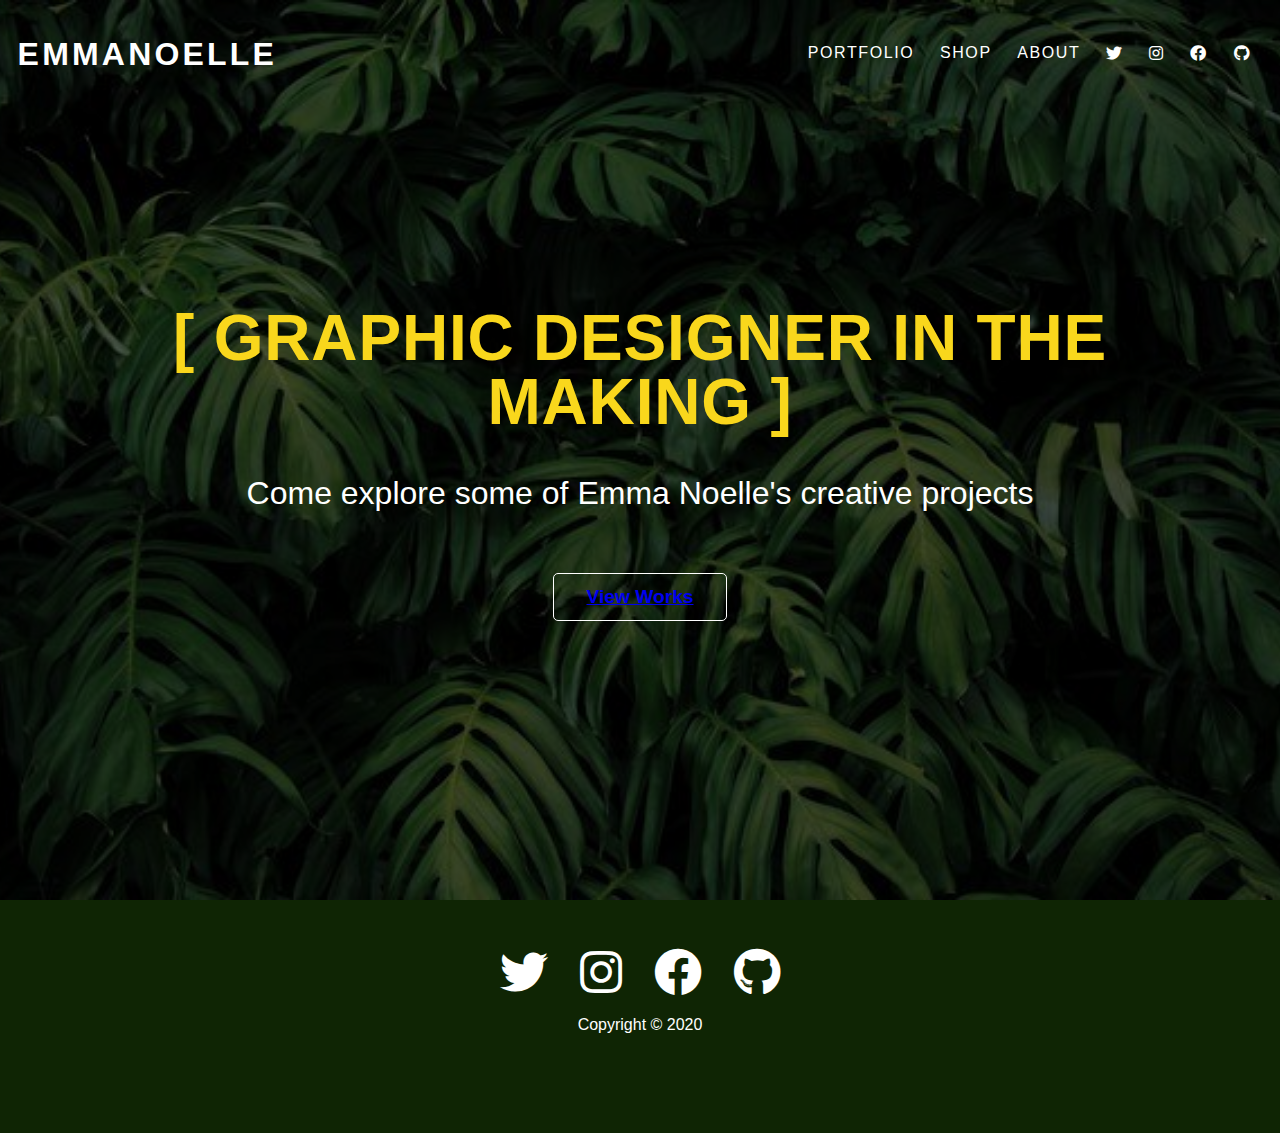
<file: index.html>
<!DOCTYPE html>
<html lang="en">
<head>
    <meta charset="UTF-8">
    <meta name="viewport" content="width=device-width, initial-scale=1.0">
    <link rel="stylesheet" href="css/styles.css">
    <link rel="stylesheet" href="css/glightbox.min.css">
    <link rel="stylesheet" href="css/all.min.css">
    <title>Emma Noelle Home Page</title>
</head>
<body class="hero-body">
    <header class="hero-box">
        <section class="hero-image-box">
            <img src="img/rogowski-leaves-background.jpg" class="hero-img">
        </section>
        <nav class="nav-bar hero-nav">
            <h1 class="logo"><a href="index.html">EmmaNoelle</a></h1>
            <ul class="nav-menu">
                <li class="nav-item"><a href="portfolio.html">Portfolio</a></li>
                <li class="nav-item"><a href="shop.html">Shop</a></li>
                <li class="nav-item"><a href="about.html">About</a></li>
                <li class="nav-item social-nav-item"><a href="https://twitter.com/emmanoelllee" aria-label="Link to Twitter">
                    <i class="fab fa-twitter" aria-hidden="true"></i></a></li>
                <li class="nav-item social-nav-item"><a href="https://instagram.com/emma.rogo/" aria-label="Link to Instagram">
                    <i class="fab fa-instagram" aria-hidden="true"></i></a></li>
                <li class="nav-item social-nav-item"><a href="https://www.facebook.com/emma.rogowski.1" aria-label="Link to Facebook">
                    <i class="fab fa-facebook" aria-hidden="true"></i></a></li>
                <li class="nav-item social-nav-item"><a href="https://github.com/emmnoelle" aria-label="Link to Github">
                    <i class="fab fa-github" aria-hidden="true"></i></a></li>
            </ul>
        </nav>
        <section class="hero-text-box">
            <h1 class="hero-heading">[ Graphic Designer in the making ]</h1>
            <p class="hero-text">
                Come explore some of Emma Noelle's creative projects
            </p>
            <p>
                <button class="hero-button"> <a href="portfolio.html">View Works</a></button>
            </p>
        </section>
    </header>
    <footer>
        <section class="footer-social">
            <a href="https://twitter.com/emmanoelllee" aria-label="Link to Twitter">
                <i class="fab fa-twitter fa-3x" aria-hidden="true"></i></a>
            <a href="https://instagram.com/emma.rogo/" aria-label="Link to Instagram">
                <i class="fab fa-instagram fa-3x" aria-hidden="true"></i></a>
            <a href="https://www.facebook.com/emma.rogowski.1" aria-label="Link to Facebook">
                <i class="fab fa-facebook fa-3x" aria-hidden="true"></i></a>
            <a href="https://github.com/emmnoelle" aria-label="Link to Github">
                <i class="fab fa-github fa-3x" aria-hidden="true"></i></a>
        </section>
        <p class="footer-copyright">Copyright &copy; 2020</p>
    </footer>
</body>
</html>
</file>
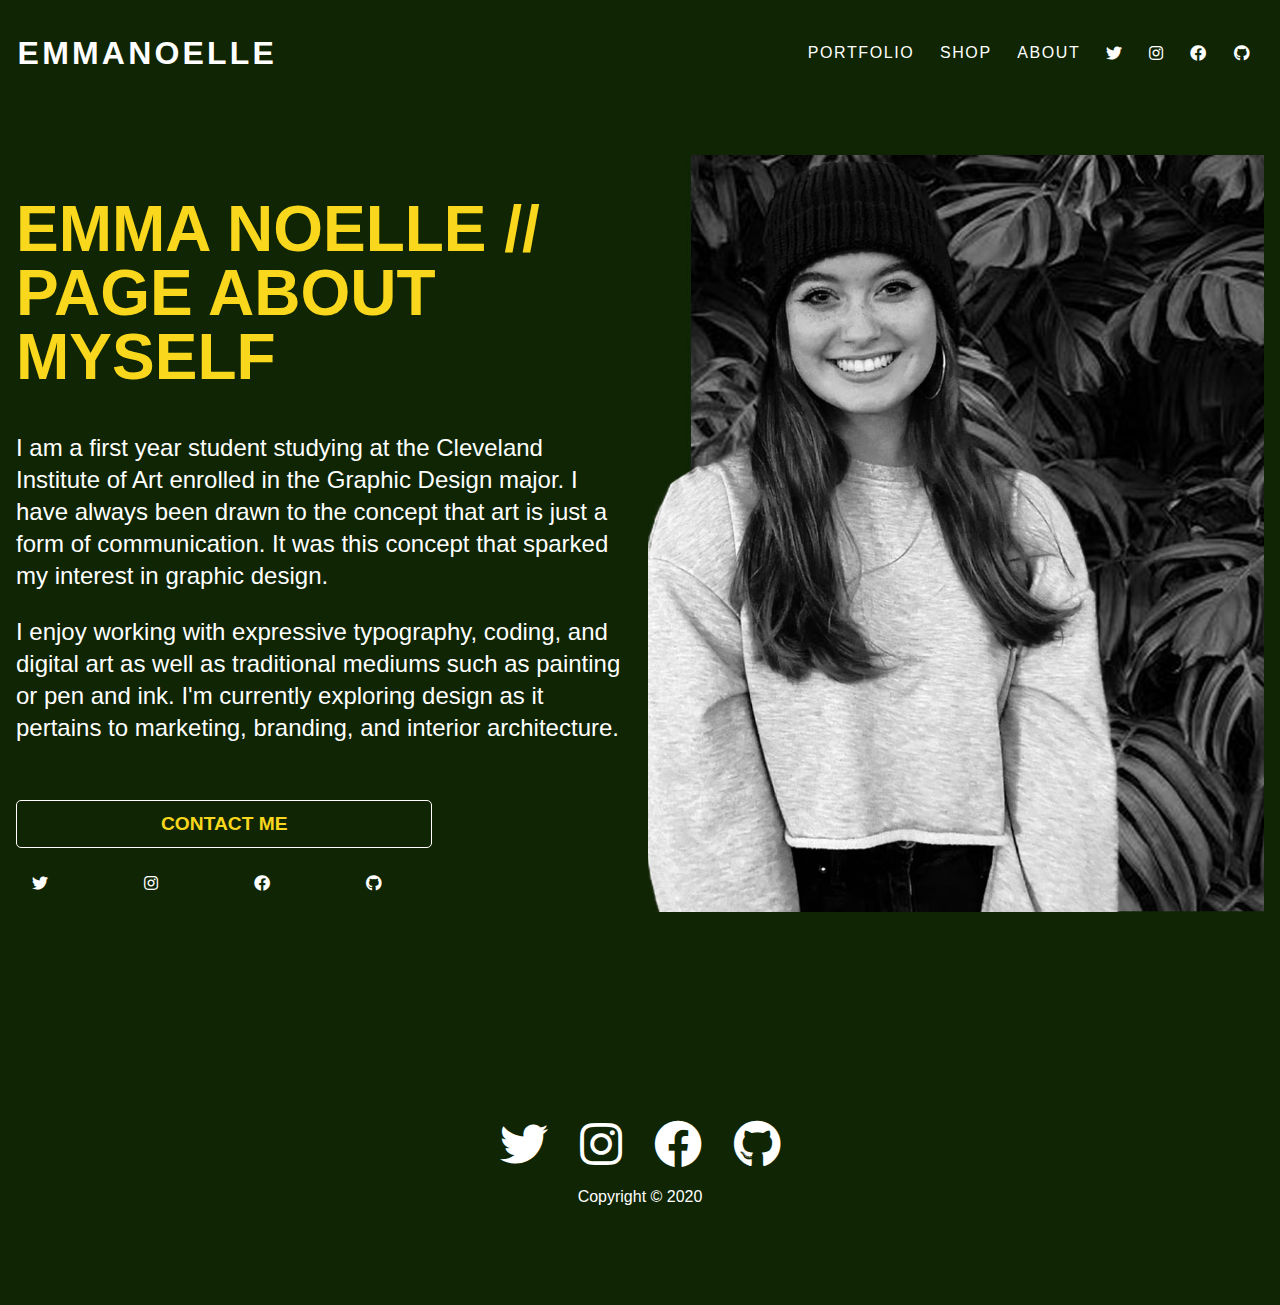
<file: about.html>
<!DOCTYPE html>
<html lang="en">
<head>
    <meta charset="UTF-8">
    <meta name="viewport" content="width=device-width, initial-scale=1.0">
    <link rel="stylesheet" href="css/styles.css">
    <link rel="stylesheet" href="css/glightbox.min.css">
    <link rel="stylesheet" href="css/all.min.css">
    <title> About Emma Noelle</title>
</head>
<body class="about-body">
    <header>
        <nav class="nav-bar about-nav">
            <h1 class="logo about-logo"><a href="index.html">EmmaNoelle</a></h1>
            <ul class="nav-menu">
                <li class="nav-item"><a href="portfolio.html">Portfolio</a></li>
                <li class="nav-item"><a href="shop.html">Shop</a></li>
                <li class="nav-item"><a href="about.html">About</a></li>
                <li class="nav-item social-nav-item"><a href="https://twitter.com/emmanoelllee" aria-label="Link to Twitter">
                    <i class="fab fa-twitter" aria-hidden="true"></i></a></li>
                <li class="nav-item social-nav-item"><a href="https://instagram.com/emma.rogo/" aria-label="Link to Instagram">
                    <i class="fab fa-instagram" aria-hidden="true"></i></a></li>
                <li class="nav-item social-nav-item"><a href="https://www.facebook.com/emma.rogowski.1" aria-label="Link to Facebook">
                    <i class="fab fa-facebook" aria-hidden="true"></i></a></li>
                <li class="nav-item social-nav-item"><a href="https://github.com/emmnoelle" aria-label="Link to Github">
                    <i class="fab fa-github" aria-hidden="true"></i></a></li>
            </ul>
        </nav>
    </header>

<main class="about-page">
    <section class="about-text">
        <h1 class="about-header-one">EMMA NOELLE // PAGE ABOUT MYSELF</h1>
        <p>
            I am a first year student studying at the Cleveland Institute of
            Art enrolled in the Graphic Design major. I have always been drawn
            to the concept that art is just a form of communication. It was this
            concept that sparked my interest in graphic design.
        </p>
        <p>
            I enjoy working with expressive typography, coding, and digital art
            as well as traditional mediums such as painting or pen and ink. I'm 
            currently exploring design as it pertains to marketing, branding, 
            and interior architecture.
        </p>
        <p>
            <button class="about-button"><a href="mailto:emmarogo1@me.com">CONTACT ME</a></button>
        </p>
    
    <section class="about-social">
        <a href="https://twitter.com/emmanoelllee" aria-label="Link to Twitter">
            <i class="fab fa-twitter" aria-hidden="true"></i></a>
        <a href="https://instagram.com/emma.rogo/" aria-label="Link to Instagram">
            <i class="fab fa-instagram" aria-hidden="true"></i></a>
            <a href="https://www.facebook.com/emma.rogowski.1" aria-label="Link to Facebook">
                <i class="fab fa-facebook" aria-hidden="true"></i></a>
        <a href="https://github.com/emmnoelle" aria-label="Link to Github">
            <i class="fab fa-github" aria-hidden="true"></i></a>
    </section>
    </section>
    <section class="about-image">
        <img src="img/rogowski-about-portrait.jpg" alt="emmanoelle self portrait">
    </section>
</main>
    <footer>
        <section class="footer-social">
            <a href="https://twitter.com/emmanoelllee" aria-label="Link to Twitter">
                <i class="fab fa-twitter fa-3x" aria-hidden="true"></i></a>
            <a href="https://instagram.com/emma.rogo/" aria-label="Link to Instagram">
                <i class="fab fa-instagram fa-3x" aria-hidden="true"></i></a>
            <a href="https://www.facebook.com/emma.rogowski.1" aria-label="Link to Facebook">
                <i class="fab fa-facebook fa-3x" aria-hidden="true"></i></a>
            <a href="https://github.com/emmnoelle" aria-label="Link to Github">
                <i class="fab fa-github fa-3x" aria-hidden="true"></i></a>
        </section>
        <p class="footer-copyright">Copyright &copy; 2020</p>
    </footer>
</body>
</html>
</file>
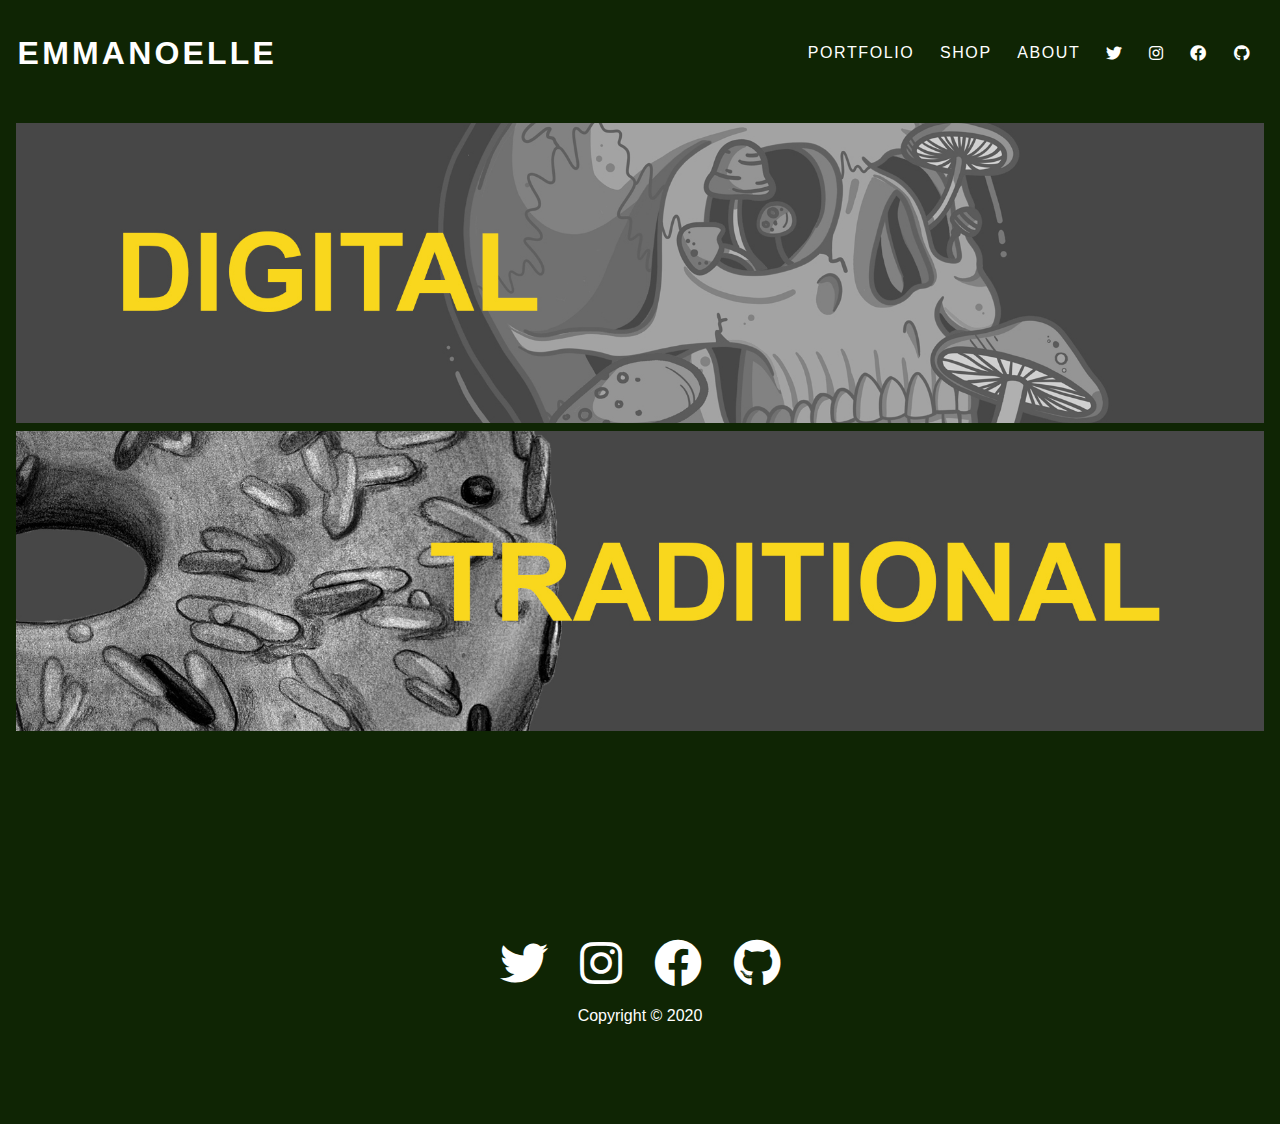
<file: portfolio.html>
<!DOCTYPE html>
<html lang="en">
<head>
    <meta charset="UTF-8">
    <meta name="viewport" content="width=device-width, initial-scale=1.0">
    <link rel="stylesheet" href="css/styles.css">
    <link rel="stylesheet" href="css/glightbox.min.css">
    <link rel="stylesheet" href="css/all.min.css">
    <title>Emma Noelle Portfolio</title>
</head>
<body>
    <header>
        <nav class="nav-bar gallery-nav">
            <h1 class="logo"><a href="index.html">EmmaNoelle</a></h1>
            <ul class="nav-menu">
                <li class="nav-item"><a href="portfolio.html">Portfolio</a></li>
                <li class="nav-item"><a href="shop.html">Shop</a></li>
                <li class="nav-item"><a href="about.html">About</a></li>
                <li class="nav-item social-nav-item"><a href="https://twitter.com/emmanoelllee" aria-label="Link to Twitter">
                    <i class="fab fa-twitter" aria-hidden="true"></i></a></li>
                <li class="nav-item social-nav-item"><a href="https://instagram.com/emma.rogo/" aria-label="Link to Instagram">
                    <i class="fab fa-instagram" aria-hidden="true"></i></a></li>
                <li class="nav-item social-nav-item"><a href="https://www.facebook.com/emma.rogowski.1" aria-label="Link to Facebook">
                    <i class="fab fa-facebook" aria-hidden="true"></i></a></li>
                <li class="nav-item social-nav-item"><a href="https://github.com/emmnoelle" aria-label="Link to Github">
                    <i class="fab fa-github" aria-hidden="true"></i></a></li>
            </ul>
        </nav>
    </header>

    <main class="gallery-page">
       
        <section class="gallery-span">

            <div class="gallery-item w-4"><a href="digitaltab.html">
                <img src="img/rogowski-digital-tab.jpg" 
                alt="taz 01" class="gallery-img"></a></div>
            <div class="gallery-item w-4"><a href="traditionaltab.html">
                <img src="img/rogowski-traditional-tab.jpg" 
                alt="taz 01" class="gallery-img"></a></div>
            
        </section>
    </main>
    <footer>
        <section class="footer-social">
            <a href="https://twitter.com/emmanoelllee" aria-label="Link to Twitter">
                <i class="fab fa-twitter fa-3x" aria-hidden="true"></i></a>
            <a href="https://instagram.com/emma.rogo/" aria-label="Link to Instagram">
                <i class="fab fa-instagram fa-3x" aria-hidden="true"></i></a>
            <a href="https://www.facebook.com/emma.rogowski.1" aria-label="Link to Facebook">
                <i class="fab fa-facebook fa-3x" aria-hidden="true"></i></a>
            <a href="https://github.com/emmnoelle" aria-label="Link to Github">
                <i class="fab fa-github fa-3x" aria-hidden="true"></i></a>
        </section>
        <p class="footer-copyright">Copyright &copy; 2020</p>
    </footer>

    <script src="js/glightbox.min.js"></script>
    <script type="text/javascript">
        const lightbox = GLightbox({ loop: true });
    </script>

</body>
</html>
</file>
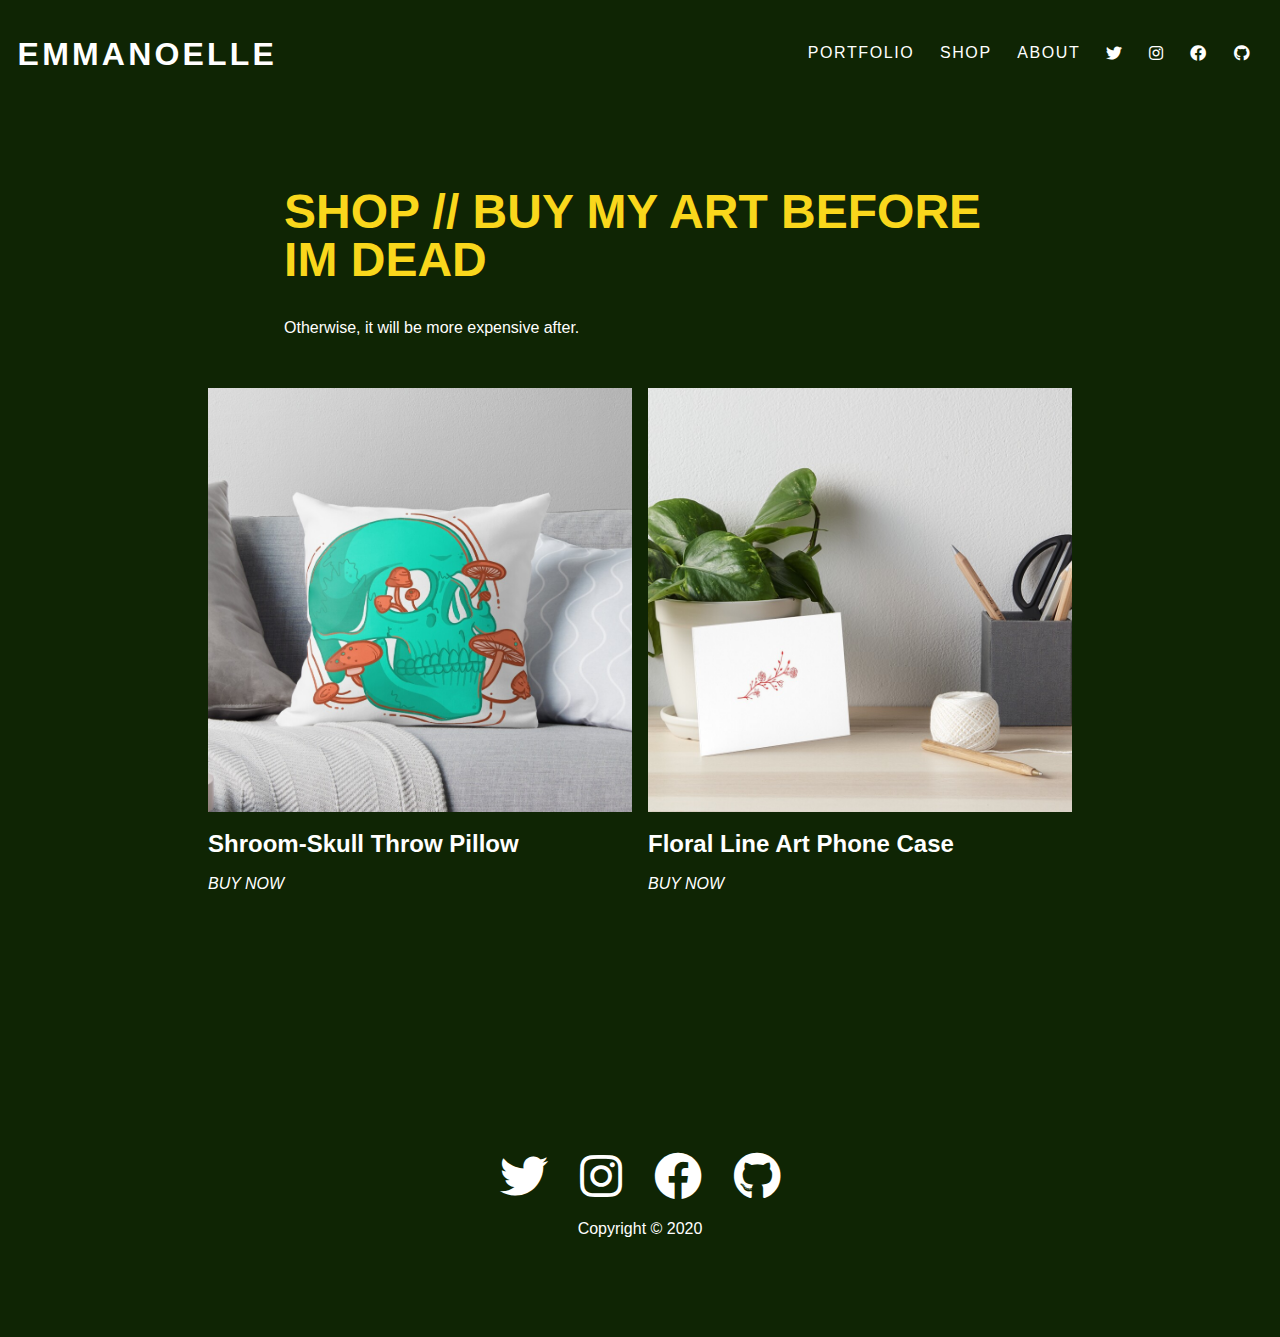
<file: shop.html>
<!DOCTYPE html>
<html lang="en">
<head>
    <meta charset="UTF-8">
    <meta name="viewport" content="width=device-width, initial-scale=1.0">
    <link rel="stylesheet" href="css/styles.css">
    <link rel="stylesheet" href="css/glightbox.min.css">
    <link rel="stylesheet" href="css/all.min.css">
    <title>Emma Noelle Shop</title>
</head>
<body class="hero-body">
    <header class="hero-box">
        <nav class="nav-bar hero-nav">
            <h1 class="logo"><a href="index.html">EmmaNoelle</a></h1>
            <ul class="nav-menu">
                <li class="nav-item"><a href="portfolio.html">Portfolio</a></li>
                <li class="nav-item"><a href="shop.html">Shop</a></li>
                <li class="nav-item"><a href="about.html">About</a></li>
                <li class="nav-item social-nav-item"><a href="https://twitter.com/emmanoelllee" aria-label="Link to Twitter">
                    <i class="fab fa-twitter" aria-hidden="true"></i></a></li>
                <li class="nav-item social-nav-item"><a href="https://instagram.com/emma.rogo/" aria-label="Link to Instagram">
                    <i class="fab fa-instagram" aria-hidden="true"></i></a></li>
                <li class="nav-item social-nav-item"><a href="https://www.facebook.com/emma.rogowski.1" aria-label="Link to Facebook">
                    <i class="fab fa-facebook" aria-hidden="true"></i></a></li>
                <li class="nav-item social-nav-item"><a href="https://github.com/emmnoelle" aria-label="Link to Github">
                    <i class="fab fa-github" aria-hidden="true"></i></a></li>
            </ul>
        </nav>
    </header>

<main class="shop-page">

<section class="text-box">
    <h1>SHOP // BUY MY ART BEFORE IM DEAD</h1>
    <p>
        Otherwise, it will be more expensive after.
    </p>
</section>

<section class="shop-box">

    <script type="text/javascript" src="https://www.redbubble.com/assets/external_portfolio.js"></script>
<script id="rb-xzfcxvzx" type="text/javascript">new RBExternalPortfolio('www.redbubble.com', 'aartbyemm', 3, 4).renderIframe();</script>

</section>

<section class="curated-shop">

<div class="shop-item">
    <a href="https://www.redbubble.com/i/
    throw-pillow/Shroom-Skull-by-aartbyemm/62832604.5X2YF?asc=u">
    <img src="img/work-62832604-throw-pillow.jpg" alt="skull pillow"></a>
    <h2>Shroom-Skull Throw Pillow</h2>
    <p>
        <a href="https://www.redbubble.com/i/
        throw-pillow/Shroom-Skull-by-aartbyemm/62832604.5X2YF?asc=u"> <i>BUY NOW</i></a>
    </p>
</div>
<div class="shop-item">
    <a href="https://www.redbubble.com/i/art-board-print/Floral-by-aartbyemm/62865042.5E8EA?asc=u">
    <img src="img/work-62865042-art-board-print.jpg" alt="floral print"></a>
    <h2>Floral Line Art Phone Case</h2>
    <p>
        <a href="https://www.redbubble.com/i/art-board-print/Floral-by-aartbyemm/62865042.5E8EA?asc=u"> <i>BUY NOW</i></a>
    </p>
</div>
</section>

</main>

    <footer>
        <section class="footer-social">
            <a href="https://twitter.com/emmanoelllee" aria-label="Link to Twitter">
                <i class="fab fa-twitter fa-3x" aria-hidden="true"></i></a>
            <a href="https://instagram.com/emma.rogo/" aria-label="Link to Instagram">
                <i class="fab fa-instagram fa-3x" aria-hidden="true"></i></a>
            <a href="https://www.facebook.com/emma.rogowski.1" aria-label="Link to Facebook">
                <i class="fab fa-facebook fa-3x" aria-hidden="true"></i></a>
            <a href="https://github.com/emmnoelle" aria-label="Link to Github">
                <i class="fab fa-github fa-3x" aria-hidden="true"></i></a>
        </section>
        <p class="footer-copyright">Copyright &copy; 2020</p>
    </footer>
</body>
</html>
</file>
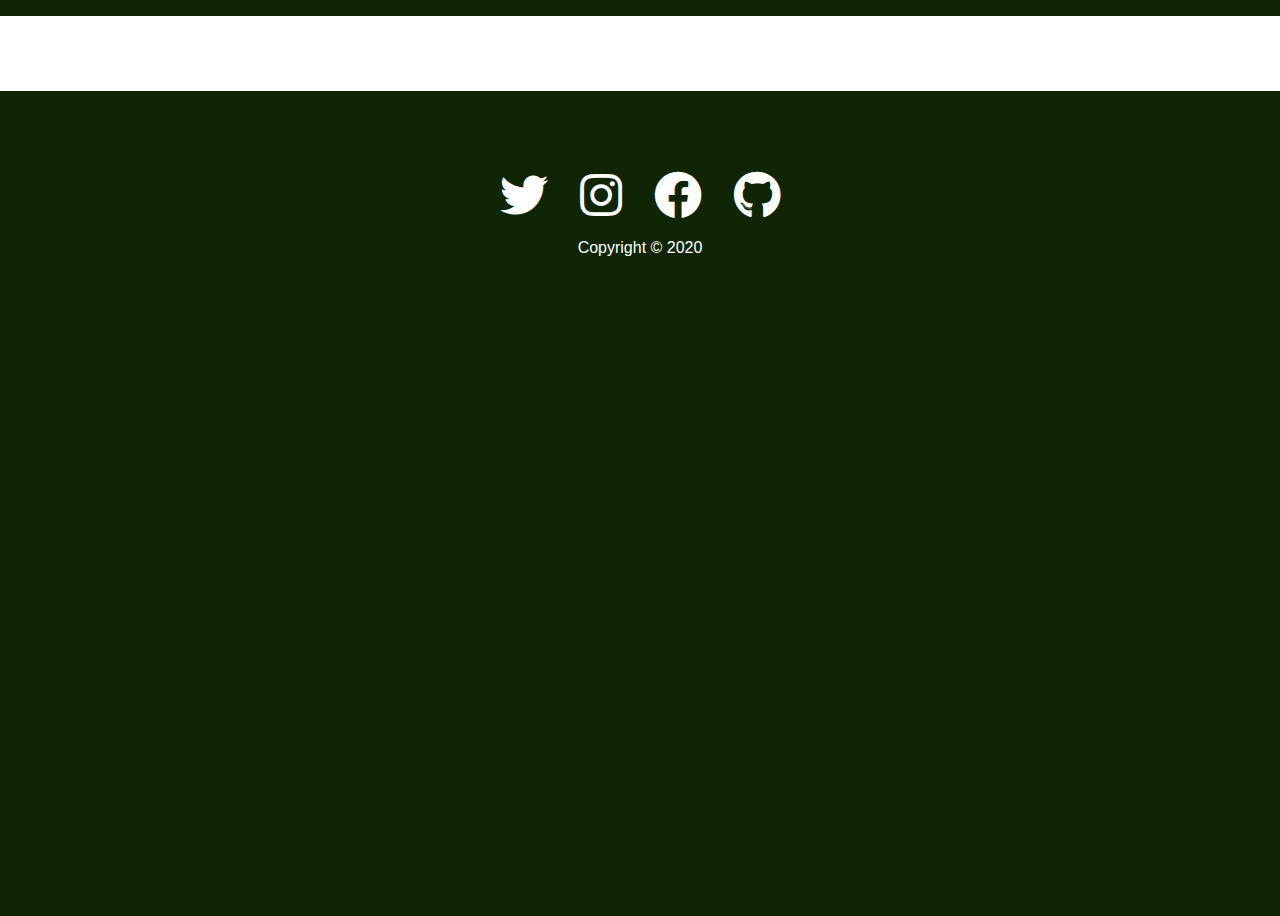
<file: template.html>
<!DOCTYPE html>
<html lang="en">
<head>
    <meta charset="UTF-8">
    <meta name="viewport" content="width=device-width, initial-scale=1.0">
    <link rel="stylesheet" href="css/styles.css">
    <link rel="stylesheet" href="css/glightbox.min.css">
    <link rel="stylesheet" href="css/all.min.css">
    <title>Emma Noelle Home Page</title>
</head>
<body>
    <header>
        <nav class="nav-bar">
            <h1 class="logo"><a href="index.html">EmmaNoelle</a></h1>
            <ul class="nav-menu">
                <li class="nav-item"><a href="portfolio.html">Portfolio</a></li>
                <li class="nav-item"><a href="shop.html">Shop</a></li>
                <li class="nav-item"><a href="about.html">About</a></li>
                <li class="nav-item social-nav-item"><a href="https://twitter.com/emmanoelllee" aria-label="Link to Twitter">
                    <i class="fab fa-twitter" aria-hidden="true"></i></a></li>
                <li class="nav-item social-nav-item"><a href="https://instagram.com/emma.rogo/" aria-label="Link to Instagram">
                    <i class="fab fa-instagram" aria-hidden="true"></i></a></li>
                <li class="nav-item social-nav-item"><a href="https://www.facebook.com/emma.rogowski.1" aria-label="Link to Facebook">
                    <i class="fab fa-facebook" aria-hidden="true"></i></a></li>
                <li class="nav-item social-nav-item"><a href="https://github.com/emmnoelle" aria-label="Link to Github">
                    <i class="fab fa-github" aria-hidden="true"></i></a></li>
            </ul>
        </nav>
    </header>
    <footer>
        <section class="footer-social">
            <a href="https://twitter.com/emmanoelllee" aria-label="Link to Twitter">
                <i class="fab fa-twitter fa-3x" aria-hidden="true"></i></a>
            <a href="https://instagram.com/emma.rogo/" aria-label="Link to Instagram">
                <i class="fab fa-instagram fa-3x" aria-hidden="true"></i></a>
            <a href="https://www.facebook.com/emma.rogowski.1" aria-label="Link to Facebook">
                <i class="fab fa-facebook fa-3x" aria-hidden="true"></i></a>
            <a href="https://github.com/emmnoelle" aria-label="Link to Github">
                <i class="fab fa-github fa-3x" aria-hidden="true"></i></a>
        </section>
        <p class="footer-copyright">Copyright &copy; 2020</p>
    </footer>
</body>
</html>
</file>
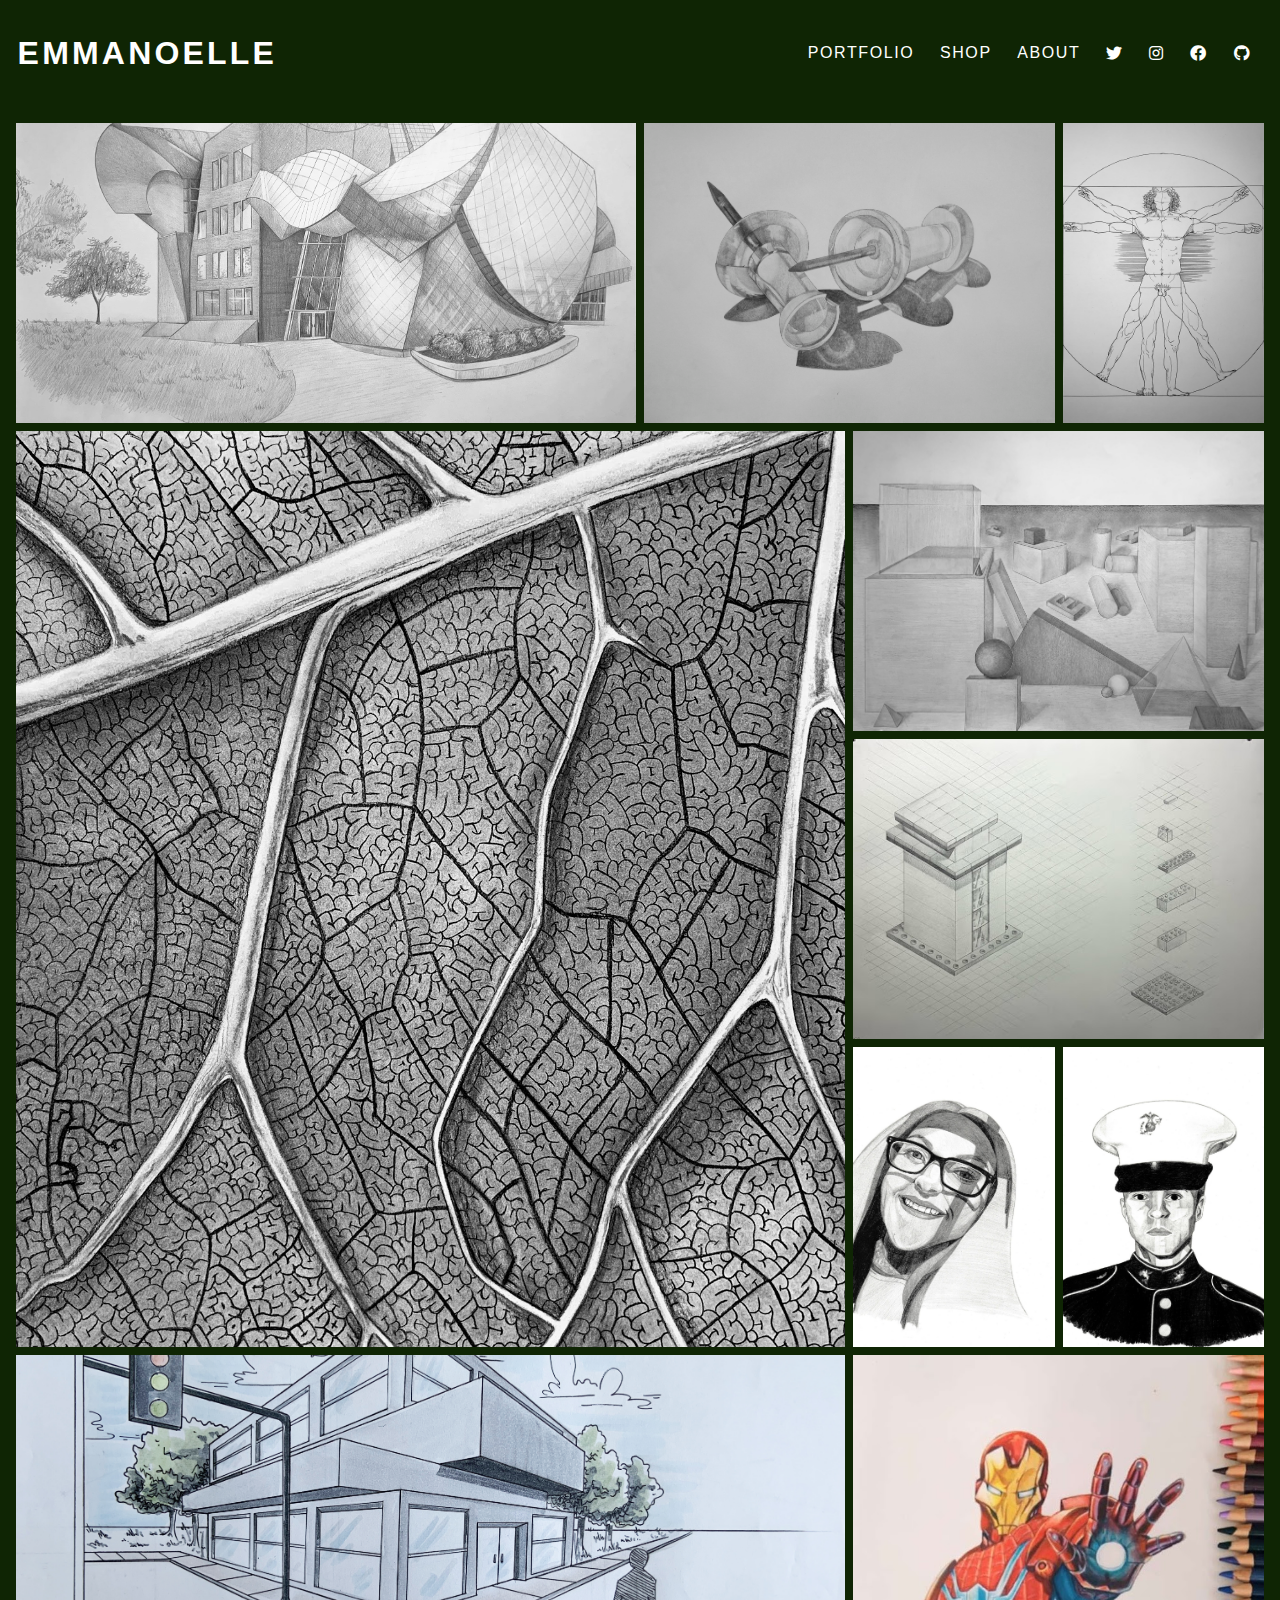
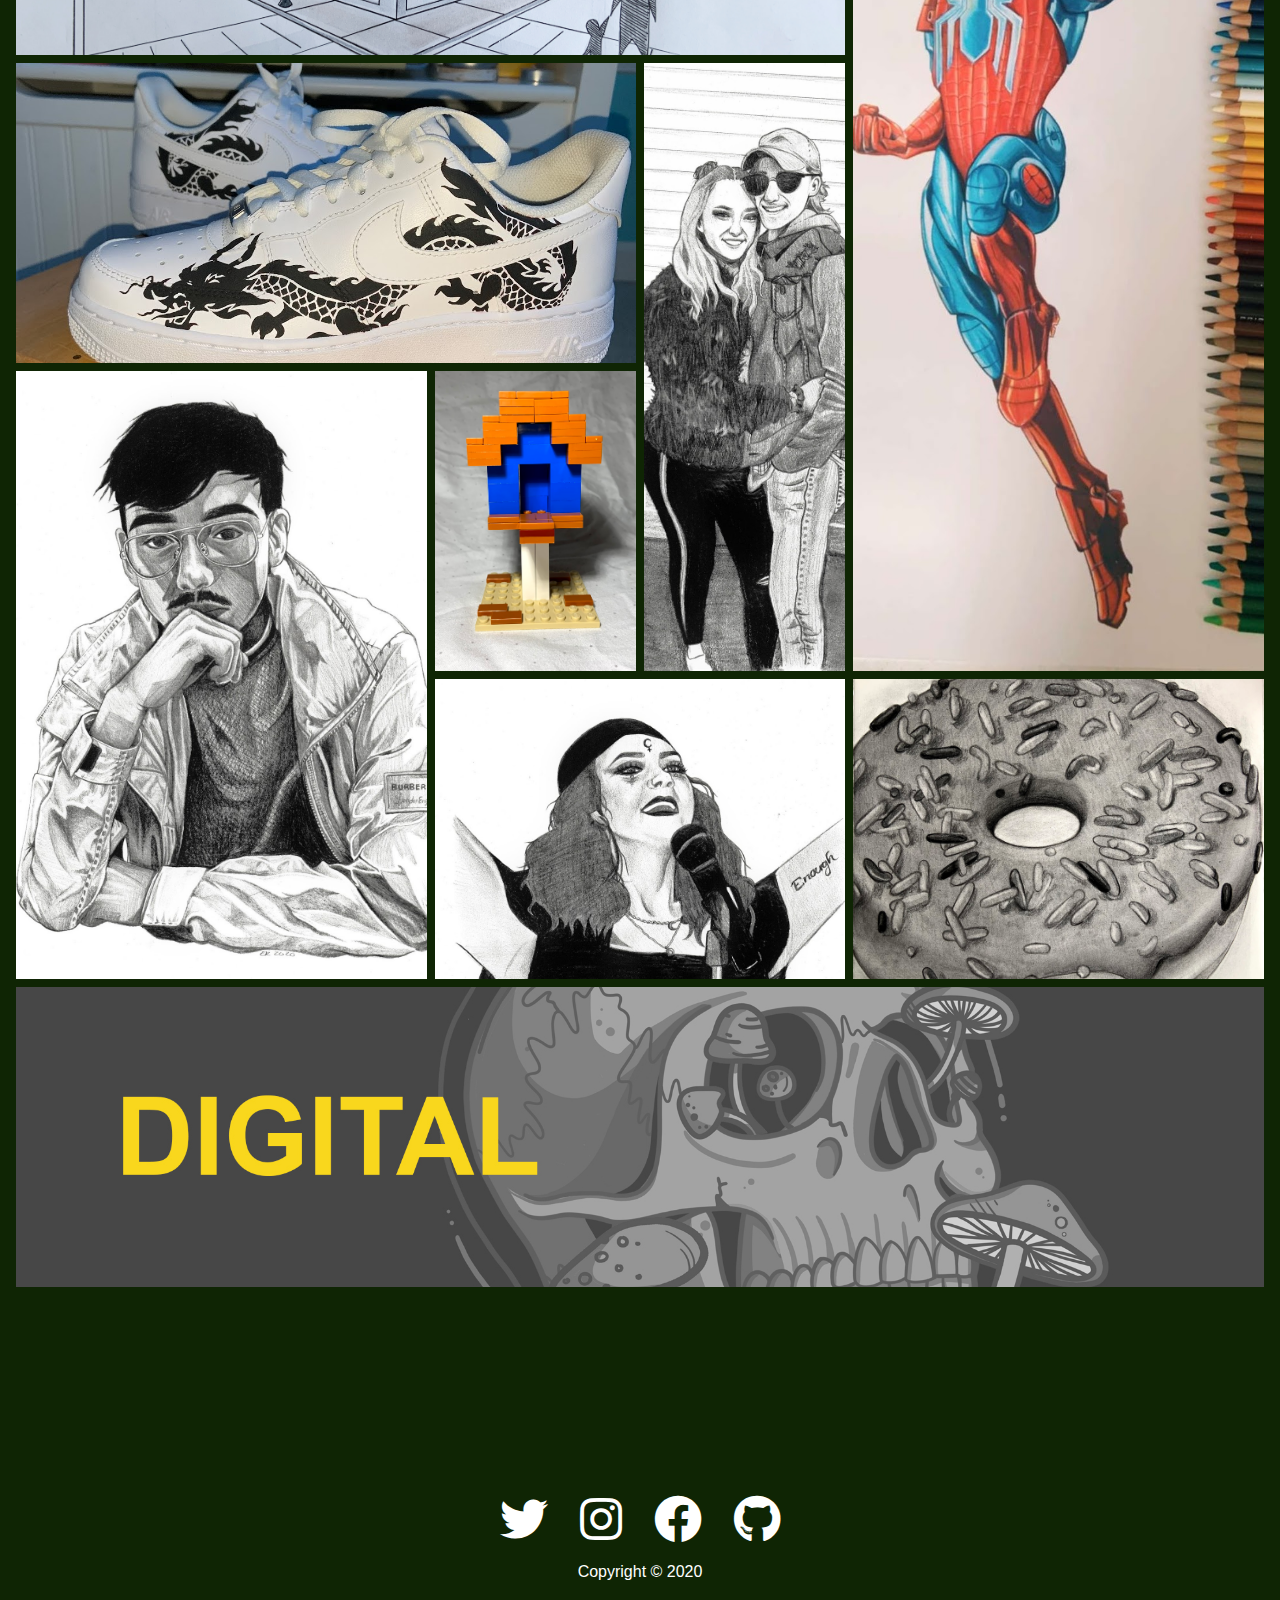
<file: traditionaltab.html>
<!DOCTYPE html>
<html lang="en">
<head>
    <meta charset="UTF-8">
    <meta name="viewport" content="width=device-width, initial-scale=1.0">
    <link rel="stylesheet" href="css/styles.css">
    <link rel="stylesheet" href="css/glightbox.min.css">
    <link rel="stylesheet" href="css/all.min.css">
    <title>Emma Noelle Portfolio</title>
</head>
<body>
    <header>
        <nav class="nav-bar gallery-nav">
            <h1 class="logo"><a href="index.html">EmmaNoelle</a></h1>
            <ul class="nav-menu">
                <li class="nav-item"><a href="portfolio.html">Portfolio</a></li>
                <li class="nav-item"><a href="shop.html">Shop</a></li>
                <li class="nav-item"><a href="about.html">About</a></li>
                <li class="nav-item social-nav-item"><a href="https://twitter.com/emmanoelllee" aria-label="Link to Twitter">
                    <i class="fab fa-twitter" aria-hidden="true"></i></a></li>
                <li class="nav-item social-nav-item"><a href="https://instagram.com/emma.rogo/" aria-label="Link to Instagram">
                    <i class="fab fa-instagram" aria-hidden="true"></i></a></li>
                <li class="nav-item social-nav-item"><a href="https://www.facebook.com/emma.rogowski.1" aria-label="Link to Facebook">
                    <i class="fab fa-facebook" aria-hidden="true"></i></a></li>
                <li class="nav-item social-nav-item"><a href="https://github.com/emmnoelle" aria-label="Link to Github">
                    <i class="fab fa-github" aria-hidden="true"></i></a></li>
            </ul>
        </nav>
    </header>

    <main class="gallery-page">
       
        <section class="gallery-span">

            <div class="gallery-item w-3"><a href="img/rogowski-arch-proj.jpg" 
                class="glightbox" data-glightbox="title: ARCHITECTURAL DRAWING; description: ;">
                <img src="img/rogowski-arch-proj.jpg" 
                alt="taz 01" class="gallery-img"></a></div>

            <div class="gallery-item h-3 w-4"><a href="img/rogowski-leaf-proj.jpg" 
                class="glightbox" data-glightbox="title: TEXTURAL DRAWING; description: ;">
                <img src="img/rogowski-leaf-proj.jpg" 
                alt="taz 01" class="gallery-img"></a></div>

            <div class="gallery-item w-2"><a href="img/rogowski-thumbtac-proj.jpg" 
                class="glightbox" data-glightbox="title: OBJECT SHADOW INTERPLAY DRAWING; description: ;">
                <img src="img/rogowski-thumbtac-proj.jpg" 
                alt="taz 01" class="gallery-img"></a></div>

            <div class="gallery-item w-4"><a href="img/rogowski-building-proj.JPG" 
                class="glightbox" data-glightbox="title: ARCHITECTURAL SKETCH; description: ;">
                <img src="img/rogowski-building-proj.JPG" 
                alt="taz 01" class="gallery-img"></a></div>

            <div class="gallery-item w-2"><a href="img/rogowski-landscape-proj.jpg" 
                class="glightbox" data-glightbox="title: IMAGINARY SHAPE LANDSCAPE; description: ;">
                <img src="img/rogowski-landscape-proj.jpg" 
                alt="taz 01" class="gallery-img"></a></div>

            <div class="gallery-item"><a href="img/rogowski-man-proj.jpg" 
                class="glightbox" data-glightbox="title: VITRUVIAN MAN; description: ;">
                <img src="img/rogowski-man-proj.jpg" 
                alt="taz 01" class="gallery-img"></a></div>

            <div class="gallery-item w-2"><a href="img/rogowski-lego-proj.jpg" 
                class="glightbox" data-glightbox="title: LEGO ISOMETRIC SKETCH; description: ;">
                <img src="img/rogowski-lego-proj.jpg" 
                alt="taz 01" class="gallery-img"></a></div>

            <div class="gallery-item "><a href="img/rogowski-girl-proj.jpeg" 
                class="glightbox" data-glightbox="title: PORTRAIT IN PENCIL; description: ;">
                <img src="img/rogowski-girl-proj.jpeg" 
                alt="taz 01" class="gallery-img"></a></div>

            <div class="gallery-item h-3 w-2"><a href="img/rogowski-ironman-proj.JPG" 
                class="glightbox" data-glightbox="title: IRON-SPIDER DRAWING IN PRISMACOLOR; description: ;">
                <img src="img/rogowski-ironman-proj.JPG" 
                alt="taz 01" class="gallery-img"></a></div>

            <div class="gallery-item wh-2"><a href="img/rogowski-nathan-proj.jpeg" 
                class="glightbox" data-glightbox="title: PORTRAIT IN PENCIL; description: ;">
                <img src="img/rogowski-nathan-proj.jpeg" 
                alt="taz 01" class="gallery-img"></a></div>

            <div class="gallery-item w-3"><a href="img/rogowski-shoes-proj.jpg" 
                class="glightbox" data-glightbox="title: DRAGON CUSTOM PAINTED SHOES; description: ;">
                <img src="img/rogowski-shoes-proj.jpg" 
                alt="taz 01" class="gallery-img"></a></div>

            <div class="gallery-item h-2"><a href="img/rogowski-ross-proj.jpeg" 
                class="glightbox" data-glightbox="title: PORTRAIT IN PENCIL; description: ;">
                <img src="img/rogowski-ross-proj.jpeg" 
                alt="taz 01" class="gallery-img"></a></div>

            <div class="gallery-item h-2 w-2"><a href="img/rogowski-oscar-proj.jpeg" 
                class="glightbox" data-glightbox="title: PORTRAIT IN PENCIL; description: ;">
                <img src="img/rogowski-oscar-proj.jpeg" 
                alt="taz 01" class="gallery-img"></a></div>

            <div class="gallery-item w-2"><a href="img/rogowski-syd-proj.jpeg" 
                class="glightbox" data-glightbox="title: PORTRAIT IN PENCIL; description: ;">
                <img src="img/rogowski-syd-proj.jpeg" 
                alt="taz 01" class="gallery-img"></a></div>

            <div class="gallery-item w-2"><a href="img/rogowski-donut-proj.jpg" 
                class="glightbox" data-glightbox="title: FOOD DRAWING IN CHARCOAL; description: ;">
                <img src="img/rogowski-donut-proj.jpg" 
                alt="taz 01" class="gallery-img"></a></div>

            <div class="gallery-item"><a href="img/rogowski-legohouse-proj.jpg" 
                class="glightbox" data-glightbox="title: LEGO EXPERIMENTAL BUILD; description: ;">
                <img src="img/rogowski-legohouse-proj.jpg" 
                alt="taz 01" class="gallery-img"></a></div>

            <div class="gallery-item w-6"><a href="digitaltab.html">
                <img src="img/rogowski-digital-tab.jpg" 
                alt="taz 02" class="gallery-img"></a></div>
            
        </section>
    </main>
    <footer>
        <section class="footer-social">
            <a href="https://twitter.com/emmanoelllee" aria-label="Link to Twitter">
                <i class="fab fa-twitter fa-3x" aria-hidden="true"></i></a>
            <a href="https://instagram.com/emma.rogo/" aria-label="Link to Instagram">
                <i class="fab fa-instagram fa-3x" aria-hidden="true"></i></a>
            <a href="https://www.facebook.com/emma.rogowski.1" aria-label="Link to Facebook">
                <i class="fab fa-facebook fa-3x" aria-hidden="true"></i></a>
            <a href="https://github.com/emmnoelle" aria-label="Link to Github">
                <i class="fab fa-github fa-3x" aria-hidden="true"></i></a>
        </section>
        <p class="footer-copyright">Copyright &copy; 2020</p>
    </footer>

    <script src="js/glightbox.min.js"></script>
    <script type="text/javascript">
        const lightbox = GLightbox({ loop: true });
    </script>

</body>
</html>
</file>
<file: css/styles.css>
/* basic styles */
html {
  font-size: 100%;
  line-height: 1.5rem;
  box-sizing: border-box;
  font-family: Arial, Helvetica, sans-serif;
  height: 100%;
  background-color: #0f2504;
}

body {
  margin: 0 auto;
  padding: 0;
  min-height: 100%;
}

*,
*::before,
*::after {
  box-sizing: inherit;
}

img,
video {
  width: 100%;
  height: auto;
  display: block;
}

/* Begin Header Navbar Styles */
.nav-bar {
  display: flex;
  flex-wrap: wrap;
  justify-content: center;
  align-items: center;
  line-height: 1rem;
  overflow: hidden;
  background-color: #fff;
}

.logo,
.nav-menu {
  text-transform: uppercase;
}

.logo,
.nav-item {
  white-space: nowrap;
}

.nav-menu {
  list-style: none;
  display: flex;
  flex-wrap: wrap;
  justify-content: space-evenly;
  align-items: center;
  padding: 0;
  margin: 0;
}

.nav-item {
  flex: 1 0 33.3%;
  text-align: center;
}

.social-nav-item {
  flex: 1 1 10%;
}

.logo a,
.nav-menu a {
  display: block;
  text-decoration: none;
  letter-spacing: 0.2rem;
  padding: 0.8rem;
  color: white;
}

.logo a {
  font-weight: 700;
  font-size: 2rem;
}

.nav-menu a {
  font-weight: 400;
  letter-spacing: 0.1rem;
  transition: all ease 0.1s;
}

.nav-menu a:hover {
  border-bottom: 1px solid #fff;
}

/* Hero Header Navbar Changes */

.hero-nav {
  background: none;
  grid-column: 1/-1;
  grid-row: 1/ -1;
  background: none;
  align-content: top;
  z-index: 10;
}

.hero-nav .logo a,
.hero-nav .nav-menu a {
  color: white;
}

.hero-nav .nav-menu a :hover {
  border-bottom: 1px solid #ffffff;
}

.hero-nav .nav-menu a {
  border-bottom: 1px solid rgba(0, 0, 0, 0);
}

/* Homepage Hero */

.hero-box {
  display: grid;
  grid-template-columns: 1fr;
  grid-template-rows: 1fr;
  grid-gap: 0;
  align-content: center;
  justify-content: center;
  align-items: start;
  height: 100%;
}

.hero-image-box {
  height: 100vh;
  max-width: 100%;
  display: grid;
  grid-column: 1 / -1;
  grid-row: 1 / -1;
}

.hero-image-box::after {
  content: "";
  background-color: rgba(0, 0, 0, 0.6);
  height: 100%;
  width: 100%;
  position: absolute;
  top: 0;
  left: 0;
}

.hero-img,
.hero-video {
  width: 100%;
  height: 100%;
  object-fit: cover;
}

.hero-video {
  background: black;
  background-image: url("../img/ocean.jpg");
  background-repeat: no-repeat;
  background-size: cover;
  background-position: center;
}

.hero-text-box {
  grid-row: 1 / -1;
  grid-column: 1/ -1;
  align-self: center;
  padding: 1 rem;
  z-index: 10;
  text-align: center;
}

.hero-heading {
  font-size: 1.4rem;
  letter-spacing: 0.05rem;
  font-weight: bold;
  text-transform: uppercase;
  color: #f9d71c;
}

.hero-text {
  font-size: 1rem;
  margin-top: 0.5rem;
  color: white;
}

.hero-button {
  display: inline-block;
  padding: 0.75rem 2rem;
  background: none;
  color: white;
  font-size: 1.2rem;
  font-weight: bold;
  border: 1px solid white;
  border-radius: 5px;
  margin-top: 2rem;
}

.hero-button:hover {
  transform: scale(0.95);
}

.hero-button:active {
  background: rgba(0, 0, 0, 0.3);
  color: white;
}

.hero-button a:visited {
  color: white;
}

/* About Page CSS */
.about-page {
  background-color: #0f2504;
  padding: 2rem 1rem 10rem 1rem;
  display: grid;
  grid-template-columns: 1fr;
  height: 100%;
}

.about-nav {
  background-color: #0f2504;
}

.about-text {
  margin: 0 auto;
  color: white;
}

.about-header-one {
  color: #f9d71c;
}

.about-text-h1 {
  font-size: 2rem;
  line-height: 2rem;
}

.about-image img {
  align-items: center;
  height: 100%;
  object-fit: cover;
}

.about-social {
  display: flex;
  justify-content: start;
}

.about-button {
  display: inline-block;
  padding: 0.75rem 9rem;
  background: none;
  color: white;
  font-size: 1.2rem;
  font-weight: bold;
  border: 1px solid white;
  border-radius: 5px;
  margin-top: 2rem;
}

.about-button a {
  color: #f9d71c;
  text-decoration: none;
}

.about-button:hover {
  transform: scale(0.95);
}

.about-button:active {
  background: rgba(0, 0, 0, 0.3);
  color: white;
}

.about-button a:visited {
  color: white;
}

.about-social a {
  color: white;
  padding: 0 5rem 1rem 1rem;
}

/* Shop Page CSS */

.shop-page {
  padding: 2rem 1rem 10rem 1rem;
  color: white;
}

.shop-page h1 {
  font-size: 3rem;
  line-height: 3rem;
  color: #f9d71c;
}

.shop-page .text-box {
  max-width: 80ch;
  margin: 0 auto;
}

.shop-box {
  width: 266px;
  margin: 0 auto;
}

.shop-box iframe {
  width: 100%;
  height: 1058px; /*4 items*/
}

@media (min-width: 506px) {
  .shop-box {
    width: 506px;
  }

  .shop-box iframe {
    height: 529px; /*4 items*/
  }
}

@media (min-width: 746px) {
  .shop-box {
    width: 746px;
  }

  .shop-box iframe {
    height: 529px; /*4 items*/
  }
}

@media (min-width: 986px) {
  .shop-box {
    width: 986px;
  }

  .shop-box iframe {
    height: 280px; /*4 items*/
  }
}

.curated-shop {
  display: grid;
  grid-template-columns: repeat(auto-fit, minmax(300px, 1fr));
  grid-gap: 1rem;
  padding: 2rem;
}

.curated-shop a {
  color: white;
  text-decoration: none;
}

.curated-shop a:hover {
  text-decoration: underline;
}

.shop-item p {
  margin-bottom: 1;
}

.shop-item h2 {
  margin-bottom: 0;
}

@media (min-width: 986px) {
  .curated-shop {
    padding-left: 12rem;
    padding-right: 12rem;
  }
}

/* Portfolio Page CSS */

.gallery-page {
  padding: 0 1rem 10rem 1rem;
  background-color: #0f2504;
}

.gallery-nav {
  background-color: #0f2504;
}

.gallery-auto-fit {
  display: grid;
  grid-template-columns: repeat(auto-fit, minmax(300px, 1fr));
  grid-auto-rows: 300px;
  grid-gap: 0.5rem;
}

.gallery-span {
  display: grid;
  grid-template-columns: repeat(1fr);
  grid-auto-rows: 300px;
  grid-gap: 0.5rem;
  grid-auto-flow: dense;
}

.gallery-items {
  height: 100%;
  width: 100%;
  overflow: hidden;
}

.gallery-img {
  height: 100%;
  object-fit: cover;
  transition: 0.5s ease-in-out;
}

.gallery-img:hover {
  transform: scale(1.05);
}

.w-1,
.w-2,
.w-3,
.w-4,
.w-5,
.w-6 {
  grid-column: span 1;
}

.h-1,
.h-2,
.h-3,
.h-4,
.h-5,
.h-6 {
  grid-row: span 1;
}

/* Footer Nav Extra Styles */

.footer-logo {
  white-space: nowrap;
}

.footer-social {
  display: flex;
  justify-content: center;
  padding-top: 3rem;
}

.footer-copyright {
  text-align: center;
  padding-bottom: 6rem;
  color: white;
}

.footer-social a {
  color: white;
  padding: 0 1rem;
}

/* Add Median Quaries for Large Screens */

@media (min-width: 600px) {
  .nav-bar {
    line-height: 1.5rem;
  }

  .nav-menu {
    padding: 0 1rem;
  }

  .nav-item {
    flex: 1 1;
  }

  .hero-nav {
    padding-bottom: 1rem;
  }

  .hero-heading {
    font-size: 4rem;
    line-height: 4rem;
  }

  .hero-text-box {
    padding: 2rem;
  }

  .hero-text {
    font-size: 2rem;
    line-height: 2rem;
  }

  .about-page {
    grid-template-columns: 1fr 1fr;
    grid-gap: 1rem;
  }

  .about-text h1 {
    font-size: 3rem;
    line-height: 3rem;
  }

  .about-text p {
    font-size: 1.1rem;
    line-height: 1.5rem;
  }

  /* Grid column and row spans for wider screens */
  .gallery-span {
    grid-template-columns: repeat(auto-fit, minmax(200px, 1fr));
  }
  .w-1 {
    grid-column: span 1;
  }
  .w-2 {
    grid-column: span 2;
  }
  .w-3 {
    grid-column: span 3;
  }
  .w-4 {
    grid-column: span 4;
  }
  .w-5 {
    grid-column: span 5;
  }
  .w-6 {
    grid-column: span 6;
  }
  .h-1 {
    grid-row: span 1;
  }
  .h-2 {
    grid-row: span 2;
  }
  .h-3 {
    grid-row: span 3;
  }
  .h-4 {
    grid-row: span 4;
  }
  .h-5 {
    grid-row: span 5;
  }
  .h-6 {
    grid-row: span 6;
  }

  .footer-nav {
    padding-top: 2rem;
  }

  .footer-logo {
    flex-basis: 100%;
  }
}

@media (min-width: 920px) {
  body {
    max-width: 1400px;
  }

  .hero-body {
    max-width: unset;
  }

  .nav-bar {
    justify-content: space-between;
    padding: 1rem 0;
    margin: 1rem auto 2rem auto;
    line-height: 1rem;
  }

  .nav-menu {
    width: auto;
    justify-self: end;
  }

  .logo {
    margin: 0 0 0 0.3rem;
    justify-self: start;
  }

  .hero-nav {
    width: 100%;
  }

  .about-text h1 {
    font-size: 4rem;
    line-height: 4rem;
  }

  .about-text p {
    font-size: 1.5rem;
    line-height: 2rem;
  }

  .footer-nav {
    justify-content: space-evenly;
  }
}
</file>
